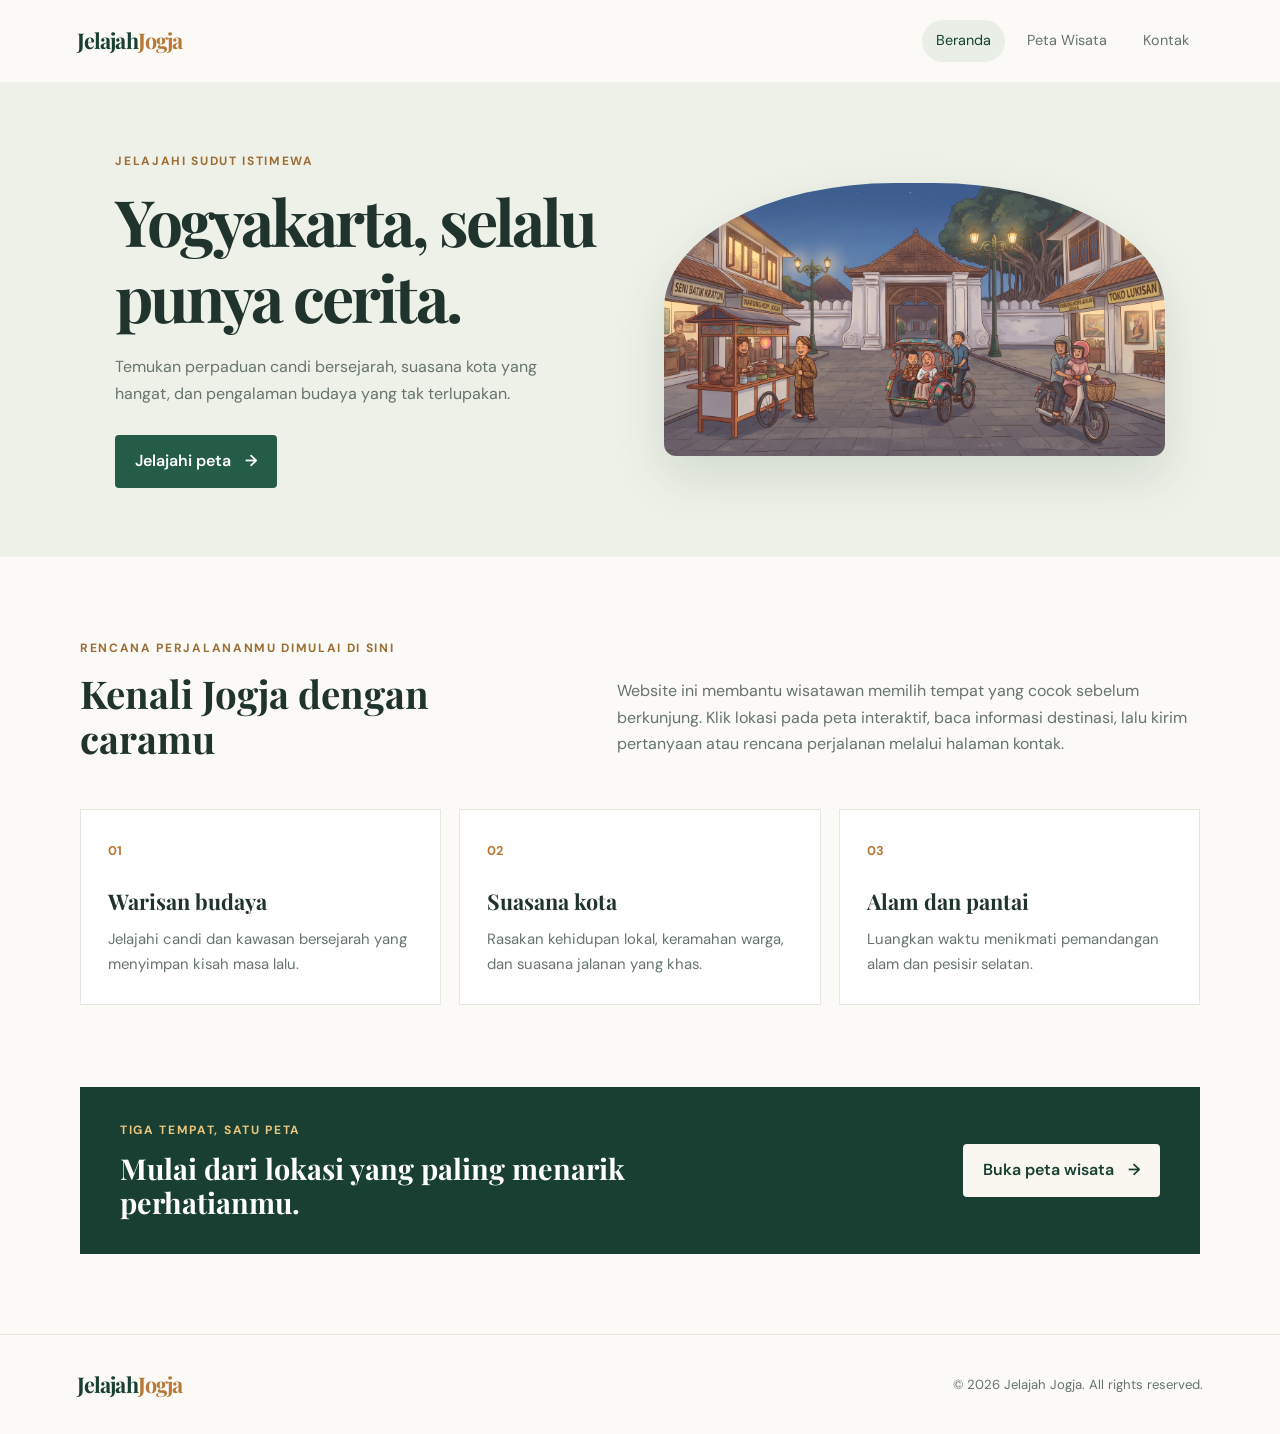
<file: index.html>
<!doctype html>
<html lang="id">
<head>
  <meta charset="utf-8">
  <meta name="viewport" content="width=device-width, initial-scale=1">
  <meta name="description" content="Panduan singkat menjelajahi destinasi wisata pilihan di Yogyakarta.">
  <title>Jelajah Jogja — Beranda</title>
  <link rel="stylesheet" href="css/style.css">
</head>
<body>
  <header class="site-header">
    <a class="brand" href="index.html">Jelajah<span>Jogja</span></a>
    <nav aria-label="Navigasi utama">
      <a class="active" aria-current="page" href="index.html">Beranda</a>
      <a href="peta.html">Peta Wisata</a>
      <a href="kontak.html">Kontak</a>
    </nav>
  </header>

  <main>
    <section class="hero">
      <div class="hero-copy">
        <p class="eyebrow">Jelajahi sudut istimewa</p>
        <h1>Yogyakarta, selalu punya cerita.</h1>
        <p>Temukan perpaduan candi bersejarah, suasana kota yang hangat, dan pengalaman budaya yang tak terlupakan.</p>
        <a class="button" href="peta.html">Jelajahi peta <span aria-hidden="true">→</span></a>
      </div>
      <img class="hero-image" src="images/suasanajogja.jpg" alt="Suasana kota Yogyakarta saat sunset">
    </section>

    <section class="intro section">
      <div>
        <p class="eyebrow">Rencana perjalananmu dimulai di sini</p>
        <h2>Kenali Jogja dengan caramu</h2>
      </div>
      <p>Website ini membantu wisatawan memilih tempat yang cocok sebelum berkunjung. Klik lokasi pada peta interaktif, baca informasi destinasi, lalu kirim pertanyaan atau rencana perjalanan melalui halaman kontak.</p>
    </section>

    <section class="feature-grid" aria-label="Keistimewaan Yogyakarta">
      <article class="feature-card">
        <span class="feature-number">01</span>
        <h3>Warisan budaya</h3>
        <p>Jelajahi candi dan kawasan bersejarah yang menyimpan kisah masa lalu.</p>
      </article>
      <article class="feature-card">
        <span class="feature-number">02</span>
        <h3>Suasana kota</h3>
        <p>Rasakan kehidupan lokal, keramahan warga, dan suasana jalanan yang khas.</p>
      </article>
      <article class="feature-card">
        <span class="feature-number">03</span>
        <h3>Alam dan pantai</h3>
        <p>Luangkan waktu menikmati pemandangan alam dan pesisir selatan.</p>
      </article>
    </section>

    <section class="cta-band">
      <div>
        <p class="eyebrow">Tiga tempat, satu peta</p>
        <h2>Mulai dari lokasi yang paling menarik perhatianmu.</h2>
      </div>
      <a class="button button-light" href="peta.html">Buka peta wisata <span aria-hidden="true">→</span></a>
    </section>
  </main>

  <footer class="site-footer">
    <a class="brand" href="index.html">Jelajah<span>Jogja</span></a>
    <p>&copy; 2026 Jelajah Jogja. All rights reserved.</p>
  </footer>
</body>
</html>
</file>
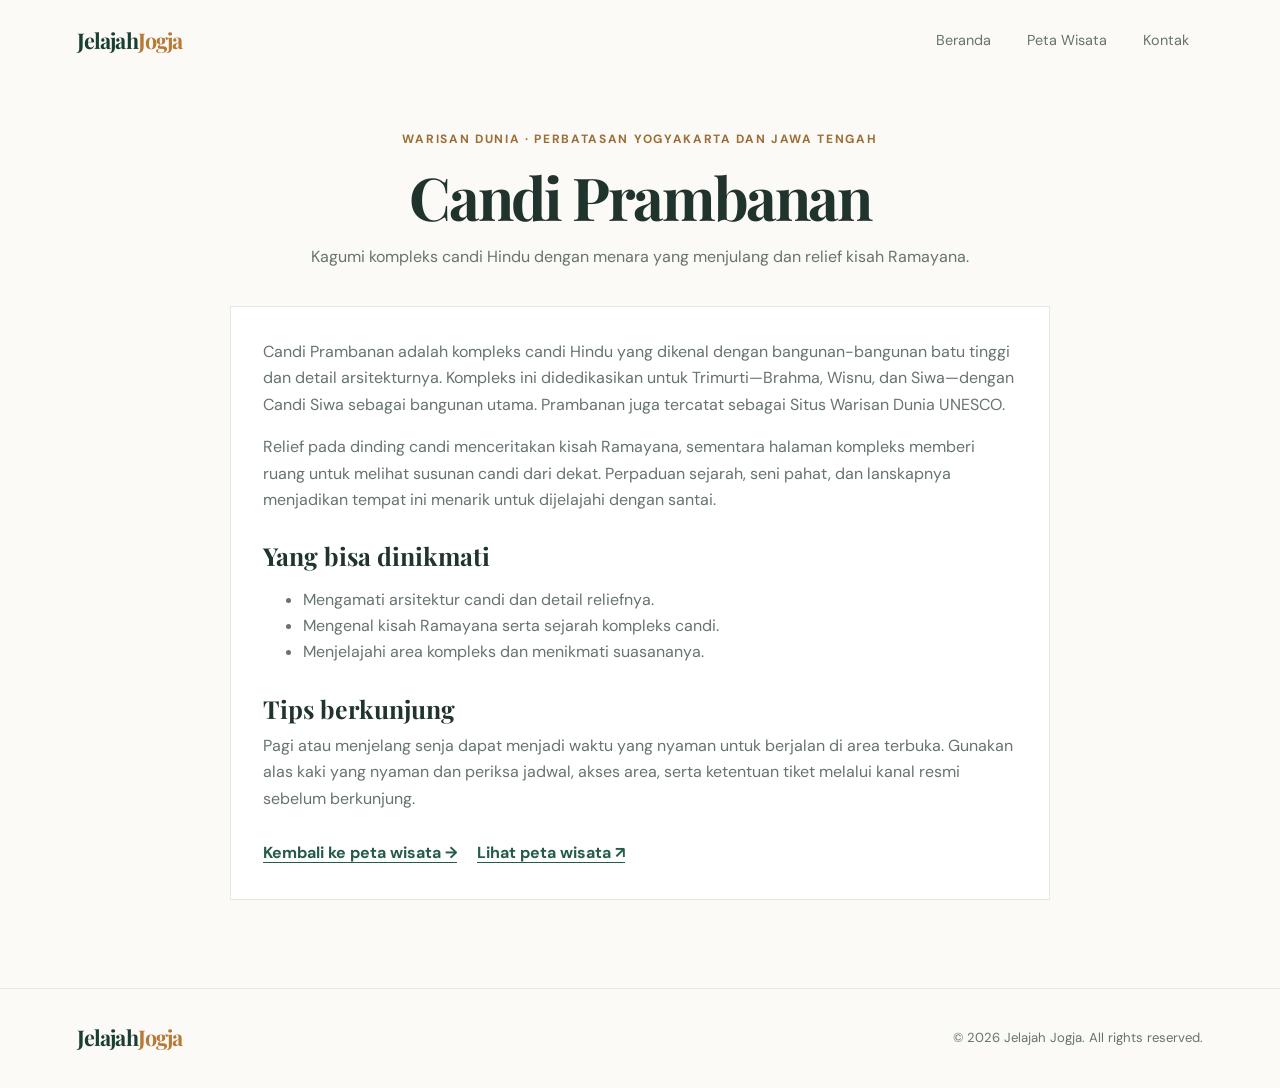
<file: candi-prambanan.html>
<!doctype html>
<html lang="id">
<head>
  <meta charset="utf-8">
  <meta name="viewport" content="width=device-width, initial-scale=1">
  <meta name="description" content="Kenali Candi Prambanan, kompleks candi Hindu dengan arsitektur dan relief yang memukau.">
  <title>Jelajah Jogja — Candi Prambanan</title>
  <link rel="stylesheet" href="css/style.css">
</head>
<body>
  <header class="site-header">
    <a class="brand" href="index.html">Jelajah<span>Jogja</span></a>
    <nav aria-label="Navigasi utama">
      <a href="index.html">Beranda</a>
      <a href="peta.html">Peta Wisata</a>
      <a href="kontak.html">Kontak</a>
    </nav>
  </header>

  <main class="page-main">
    <section class="page-heading">
      <p class="eyebrow">Warisan dunia · Perbatasan Yogyakarta dan Jawa Tengah</p>
      <h1>Candi Prambanan</h1>
      <p>Kagumi kompleks candi Hindu dengan menara yang menjulang dan relief kisah Ramayana.</p>
    </section>

    <article class="destination-detail">
      <p>Candi Prambanan adalah kompleks candi Hindu yang dikenal dengan bangunan-bangunan batu tinggi dan detail arsitekturnya. Kompleks ini didedikasikan untuk Trimurti—Brahma, Wisnu, dan Siwa—dengan Candi Siwa sebagai bangunan utama. Prambanan juga tercatat sebagai Situs Warisan Dunia UNESCO.</p>
      <p>Relief pada dinding candi menceritakan kisah Ramayana, sementara halaman kompleks memberi ruang untuk melihat susunan candi dari dekat. Perpaduan sejarah, seni pahat, dan lanskapnya menjadikan tempat ini menarik untuk dijelajahi dengan santai.</p>

      <h2>Yang bisa dinikmati</h2>
      <ul>
        <li>Mengamati arsitektur candi dan detail reliefnya.</li>
        <li>Mengenal kisah Ramayana serta sejarah kompleks candi.</li>
        <li>Menjelajahi area kompleks dan menikmati suasananya.</li>
      </ul>

      <h2>Tips berkunjung</h2>
      <p>Pagi atau menjelang senja dapat menjadi waktu yang nyaman untuk berjalan di area terbuka. Gunakan alas kaki yang nyaman dan periksa jadwal, akses area, serta ketentuan tiket melalui kanal resmi sebelum berkunjung.</p>

      <p class="detail-actions">
        <a class="text-link" href="peta.html#prambanan">Kembali ke peta wisata <span aria-hidden="true">→</span></a>
        <a class="text-link" href="peta.html">Lihat peta wisata <span aria-hidden="true">↗</span></a>
      </p>
    </article>
  </main>

  <footer class="site-footer">
    <a class="brand" href="index.html">Jelajah<span>Jogja</span></a>
    <p>&copy; 2026 Jelajah Jogja. All rights reserved.</p>
  </footer>
</body>
</html>
</file>
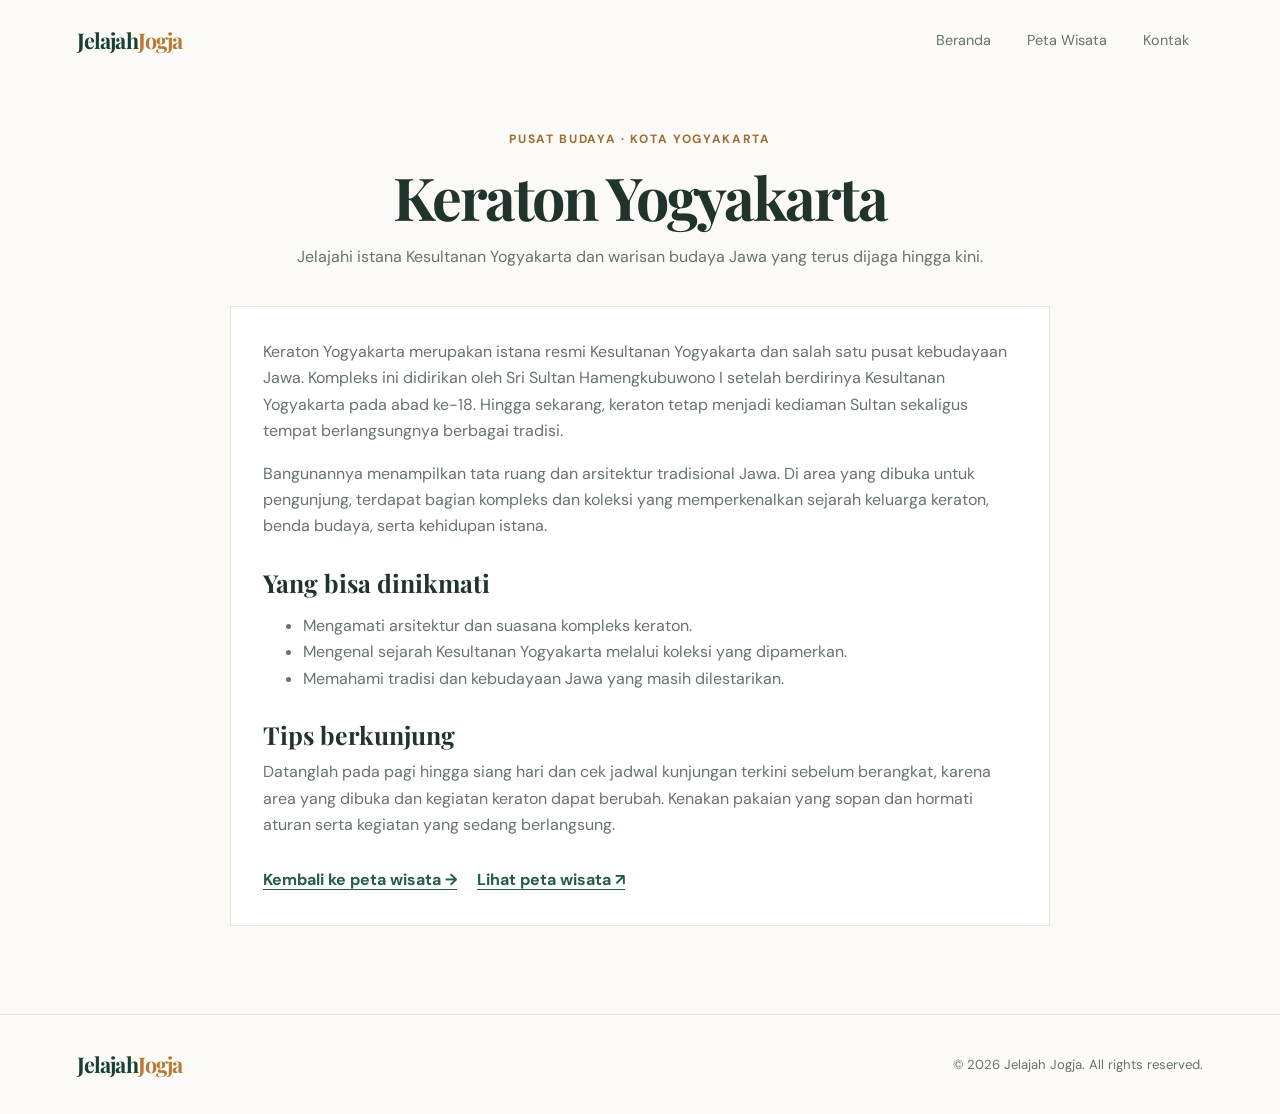
<file: keraton.html>
<!doctype html>
<html lang="id">
<head>
    <meta charset="utf-8">
    <meta name="viewport" content="width=device-width, initial-scale=1">
    <meta name="description" content="Kenali Keraton Yogyakarta, istana Kesultanan sekaligus pusat kebudayaan Jawa.">
    <title>Jelajah Jogja — Keraton Yogyakarta</title>
    <link rel="stylesheet" href="css/style.css">
</head>
<body>
    <header class="site-header">
    <a class="brand" href="index.html">Jelajah<span>Jogja</span></a>
    <nav aria-label="Navigasi utama">
      <a href="index.html">Beranda</a>
      <a href="peta.html">Peta Wisata</a>
      <a href="kontak.html">Kontak</a>
    </nav>
  </header>

  <main class="page-main">
    <section class="page-heading">
      <p class="eyebrow">Pusat budaya · Kota Yogyakarta</p>
      <h1>Keraton Yogyakarta</h1>
      <p>Jelajahi istana Kesultanan Yogyakarta dan warisan budaya Jawa yang terus dijaga hingga kini.</p>
    </section>

    <article class="destination-detail">
      <p>Keraton Yogyakarta merupakan istana resmi Kesultanan Yogyakarta dan salah satu pusat kebudayaan Jawa. Kompleks ini didirikan oleh Sri Sultan Hamengkubuwono I setelah berdirinya Kesultanan Yogyakarta pada abad ke-18. Hingga sekarang, keraton tetap menjadi kediaman Sultan sekaligus tempat berlangsungnya berbagai tradisi.</p>
      <p>Bangunannya menampilkan tata ruang dan arsitektur tradisional Jawa. Di area yang dibuka untuk pengunjung, terdapat bagian kompleks dan koleksi yang memperkenalkan sejarah keluarga keraton, benda budaya, serta kehidupan istana.</p>

      <h2>Yang bisa dinikmati</h2>
      <ul>
        <li>Mengamati arsitektur dan suasana kompleks keraton.</li>
        <li>Mengenal sejarah Kesultanan Yogyakarta melalui koleksi yang dipamerkan.</li>
        <li>Memahami tradisi dan kebudayaan Jawa yang masih dilestarikan.</li>
      </ul>

      <h2>Tips berkunjung</h2>
      <p>Datanglah pada pagi hingga siang hari dan cek jadwal kunjungan terkini sebelum berangkat, karena area yang dibuka dan kegiatan keraton dapat berubah. Kenakan pakaian yang sopan dan hormati aturan serta kegiatan yang sedang berlangsung.</p>

      <p class="detail-actions">
        <a class="text-link" href="peta.html#keraton">Kembali ke peta wisata <span aria-hidden="true">→</span></a>
        <a class="text-link" href="peta.html">Lihat peta wisata <span aria-hidden="true">↗</span></a>
      </p>
    </article>
  </main>

  <footer class="site-footer">
    <a class="brand" href="index.html">Jelajah<span>Jogja</span></a>
    <p>&copy; 2026 Jelajah Jogja. All rights reserved.</p>
  </footer>
</body>
</html>
</file>
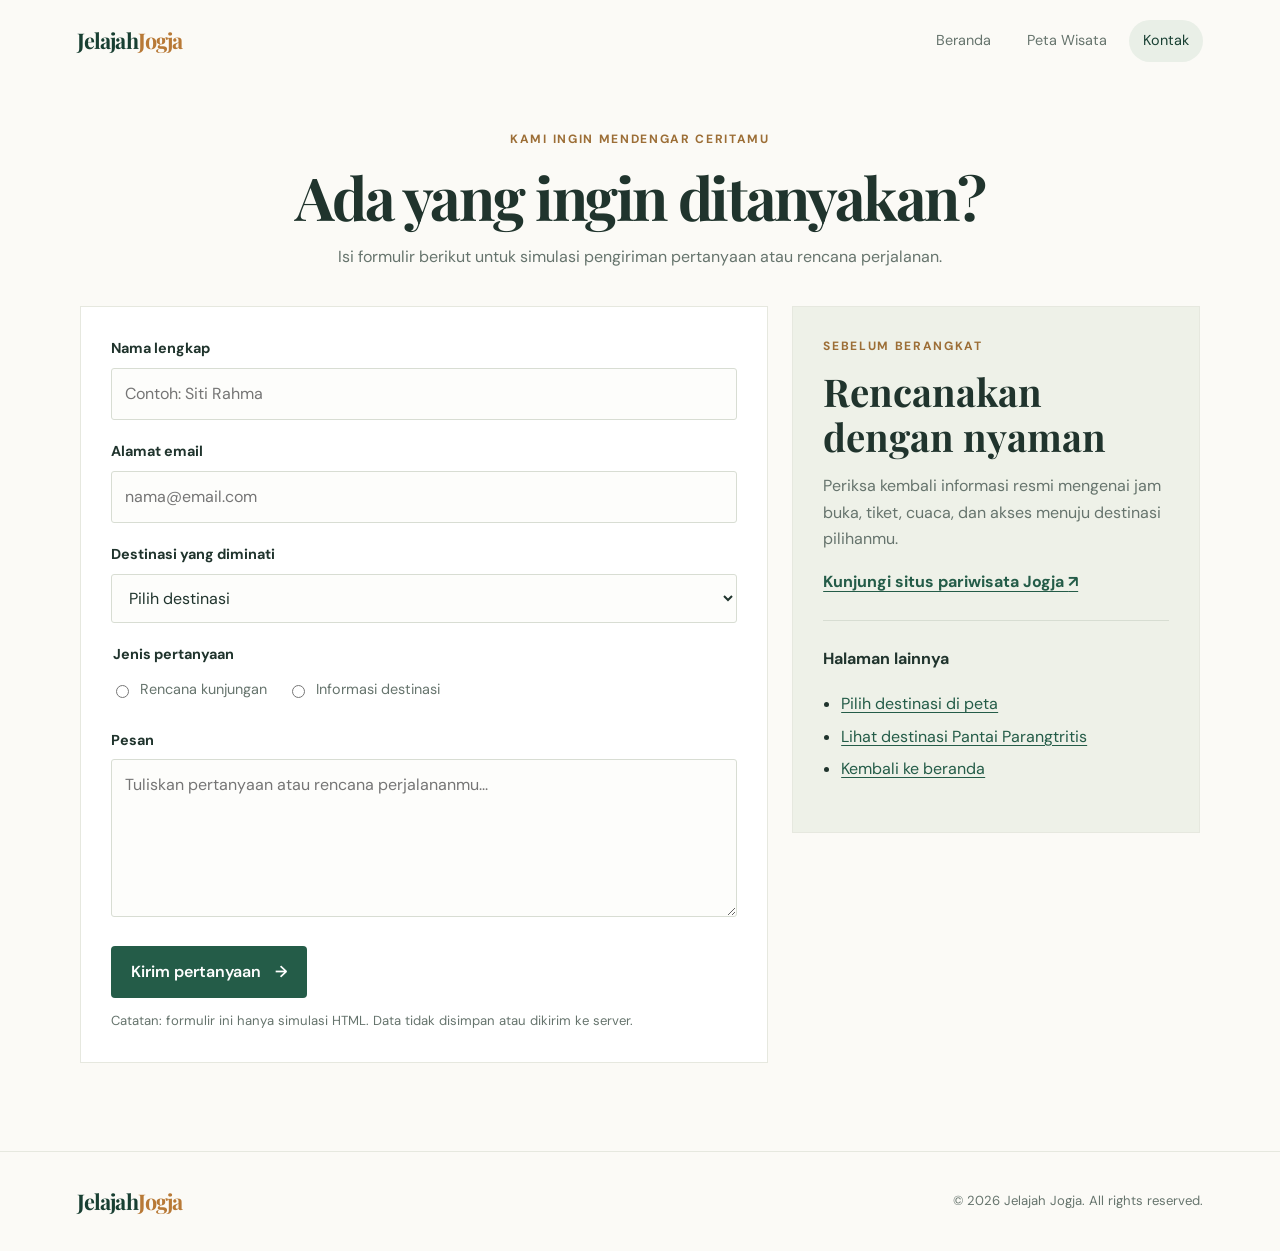
<file: kontak.html>
<!doctype html>
<html lang="id">
<head>
  <meta charset="utf-8">
  <meta name="viewport" content="width=device-width, initial-scale=1">
  <meta name="description" content="Kirim pertanyaan dan rencana perjalanan melalui formulir Jelajah Jogja.">
  <title>Jelajah Jogja — Kontak</title>
  <link rel="stylesheet" href="css/style.css">
</head>
<body>
  <header class="site-header">
    <a class="brand" href="index.html">Jelajah<span>Jogja</span></a>
    <nav aria-label="Navigasi utama">
      <a href="index.html">Beranda</a>
      <a href="peta.html">Peta Wisata</a>
      <a class="active" aria-current="page" href="kontak.html">Kontak</a>
    </nav>
  </header>

  <main class="page-main">
    <section class="page-heading">
      <p class="eyebrow">Kami ingin mendengar ceritamu</p>
      <h1>Ada yang ingin ditanyakan?</h1>
      <p>Isi formulir berikut untuk simulasi pengiriman pertanyaan atau rencana perjalanan.</p>
    </section>

    <section class="contact-layout">
      <form class="contact-form" action="#" method="get">
        <div class="form-row">
          <label for="nama">Nama lengkap</label>
          <input id="nama" name="nama" type="text" autocomplete="name" placeholder="Contoh: Siti Rahma" required>
        </div>
        <div class="form-row">
          <label for="email">Alamat email</label>
          <input id="email" name="email" type="email" autocomplete="email" placeholder="nama@email.com" required>
        </div>
        <div class="form-row">
          <label for="destinasi">Destinasi yang diminati</label>
          <select id="destinasi" name="destinasi" required>
            <option value="">Pilih destinasi</option>
            <option value="parangtritis">Pantai Parangtritis</option>
            <option value="keraton">Keraton Yogyakarta</option>
            <option value="prambanan">Candi Prambanan</option>
          </select>
        </div>
        <fieldset class="form-row">
          <legend>Jenis pertanyaan</legend>
          <label class="choice"><input type="radio" name="jenis" value="kunjungan" required> Rencana kunjungan</label>
          <label class="choice"><input type="radio" name="jenis" value="informasi"> Informasi destinasi</label>
        </fieldset>
        <div class="form-row">
          <label for="pesan">Pesan</label>
          <textarea id="pesan" name="pesan" rows="5" placeholder="Tuliskan pertanyaan atau rencana perjalananmu..." required></textarea>
        </div>
        <button class="button" type="submit">Kirim pertanyaan <span aria-hidden="true">→</span></button>
        <p class="form-note">Catatan: formulir ini hanya simulasi HTML. Data tidak disimpan atau dikirim ke server.</p>
      </form>

      <aside class="contact-aside">
        <p class="eyebrow">Sebelum berangkat</p>
        <h2>Rencanakan dengan nyaman</h2>
        <p>Periksa kembali informasi resmi mengenai jam buka, tiket, cuaca, dan akses menuju destinasi pilihanmu.</p>
        <a class="text-link" href="https://visitingjogja.jogjaprov.go.id/" target="_blank" rel="noopener noreferrer">Kunjungi situs pariwisata Jogja <span aria-hidden="true">↗</span></a>
        <div class="aside-divider"></div>
        <h3>Halaman lainnya</h3>
        <ul class="page-links">
          <li><a href="peta.html">Pilih destinasi di peta</a></li>
          <li><a href="peta.html#parangtritis">Lihat destinasi Pantai Parangtritis</a></li>
          <li><a href="index.html">Kembali ke beranda</a></li>
        </ul>
      </aside>
    </section>
  </main>

  <footer class="site-footer">
    <a class="brand" href="index.html">Jelajah<span>Jogja</span></a>
    <p>&copy; 2026 Jelajah Jogja. All rights reserved.</p>
  </footer>
</body>
</html>
</file>
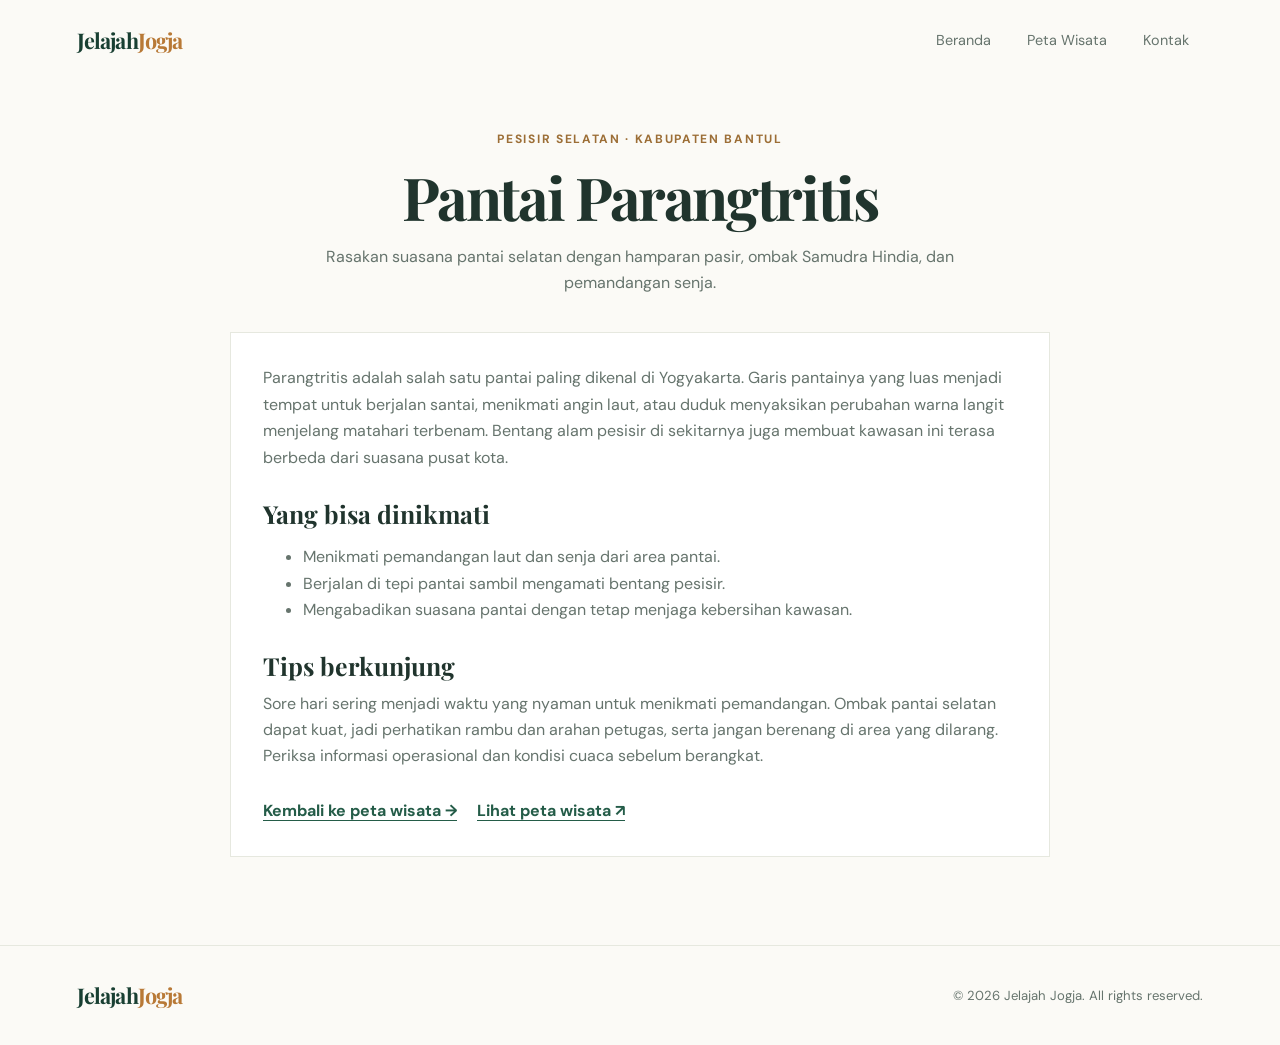
<file: parangtritis.html>
<!doctype html>
<html lang="id">
<head>
  <meta charset="utf-8">
  <meta name="viewport" content="width=device-width, initial-scale=1">
  <meta name="description" content="Kenali Pantai Parangtritis, pantai di pesisir selatan Kabupaten Bantul.">
  <title>Jelajah Jogja — Pantai Parangtritis</title>
  <link rel="stylesheet" href="css/style.css">
</head>
<body>
  <header class="site-header">
    <a class="brand" href="index.html">Jelajah<span>Jogja</span></a>
    <nav aria-label="Navigasi utama">
      <a href="index.html">Beranda</a>
      <a href="peta.html">Peta Wisata</a>
      <a href="kontak.html">Kontak</a>
    </nav>
  </header>

  <main class="page-main">
    <section class="page-heading">
      <p class="eyebrow">Pesisir selatan · Kabupaten Bantul</p>
      <h1>Pantai Parangtritis</h1>
      <p>Rasakan suasana pantai selatan dengan hamparan pasir, ombak Samudra Hindia, dan pemandangan senja.</p>
    </section>

    <article class="destination-detail">
      <p>Parangtritis adalah salah satu pantai paling dikenal di Yogyakarta. Garis pantainya yang luas menjadi tempat untuk berjalan santai, menikmati angin laut, atau duduk menyaksikan perubahan warna langit menjelang matahari terbenam. Bentang alam pesisir di sekitarnya juga membuat kawasan ini terasa berbeda dari suasana pusat kota.</p>

      <h2>Yang bisa dinikmati</h2>
      <ul>
        <li>Menikmati pemandangan laut dan senja dari area pantai.</li>
        <li>Berjalan di tepi pantai sambil mengamati bentang pesisir.</li>
        <li>Mengabadikan suasana pantai dengan tetap menjaga kebersihan kawasan.</li>
      </ul>

      <h2>Tips berkunjung</h2>
      <p>Sore hari sering menjadi waktu yang nyaman untuk menikmati pemandangan. Ombak pantai selatan dapat kuat, jadi perhatikan rambu dan arahan petugas, serta jangan berenang di area yang dilarang. Periksa informasi operasional dan kondisi cuaca sebelum berangkat.</p>

      <p class="detail-actions">
        <a class="text-link" href="peta.html#parangtritis">Kembali ke peta wisata <span aria-hidden="true">→</span></a>
        <a class="text-link" href="peta.html">Lihat peta wisata <span aria-hidden="true">↗</span></a>
      </p>
    </article>
  </main>

  <footer class="site-footer">
    <a class="brand" href="index.html">Jelajah<span>Jogja</span></a>
    <p>&copy; 2026 Jelajah Jogja. All rights reserved.</p>
  </footer>
</body>
</html>
</file>
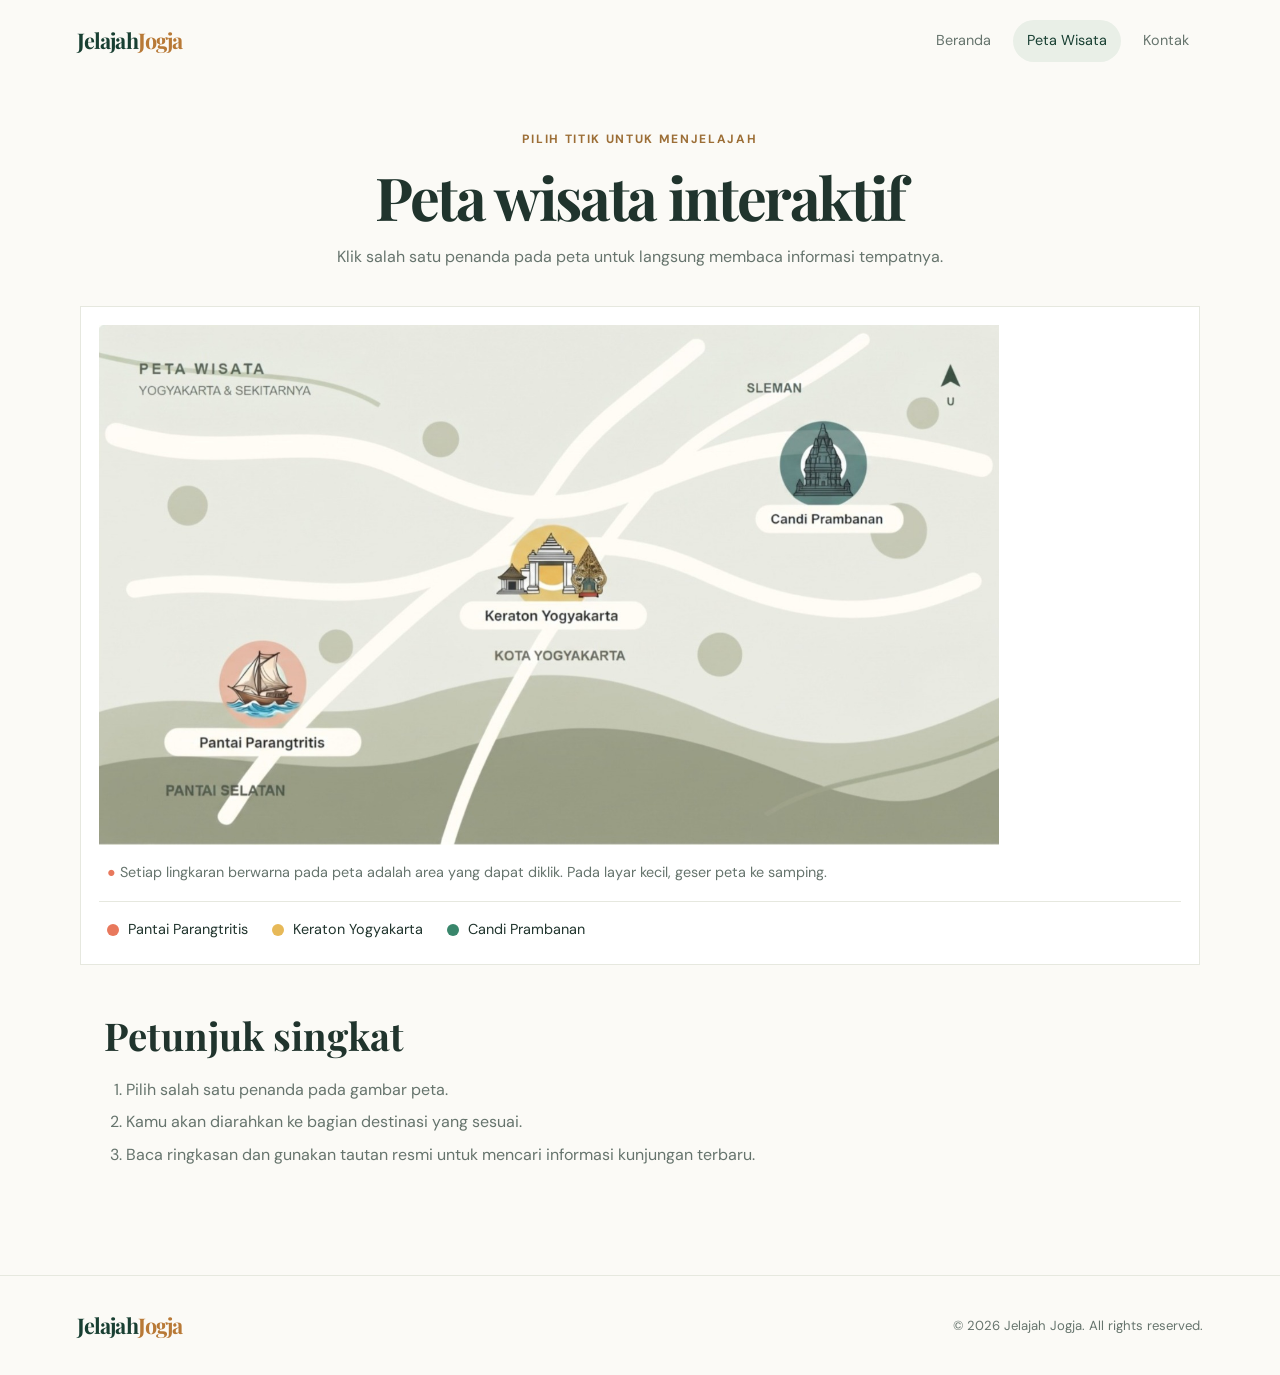
<file: peta.html>
<!doctype html>
<html lang="id">
<head>
  <meta charset="utf-8">
  <meta name="viewport" content="width=device-width, initial-scale=1">
  <meta name="description" content="Peta interaktif untuk memilih destinasi wisata di Yogyakarta.">
  <title>Jelajah Jogja — Peta Wisata</title>
  <link rel="stylesheet" href="css/style.css">
</head>
<body>
  <header class="site-header">
    <a class="brand" href="index.html">Jelajah<span>Jogja</span></a>
    <nav aria-label="Navigasi utama">
      <a href="index.html">Beranda</a>
      <a class="active" aria-current="page" href="peta.html">Peta Wisata</a>
      <a href="kontak.html">Kontak</a>
    </nav>
  </header>

  <main class="page-main">
    <section class="page-heading">
      <p class="eyebrow">Pilih titik untuk menjelajah</p>
      <h1>Peta wisata interaktif</h1>
      <p>Klik salah satu penanda pada peta untuk langsung membaca informasi tempatnya.</p>
    </section>

    <section class="map-panel" aria-label="Peta wisata Yogyakarta">
      <div class="map-scroll">
        <img class="map-image" src="images/map.jpeg" width="900" height="520" usemap="#peta-jogja" alt="Peta wisata Yogyakarta dengan penanda Pantai Parangtritis, Keraton Yogyakarta, dan Candi Prambanan">
        <map name="peta-jogja">
          <area shape="circle" coords="166,360,48" href="parangtritis.html" alt="Pantai Parangtritis" title="Lihat informasi Pantai Parangtritis">
          <area shape="circle" coords="452,245,48" href="keraton.html" alt="Keraton Yogyakarta" title="Lihat informasi Keraton Yogyakarta">
          <area shape="circle" coords="718,142,48" href="candi-prambanan.html" alt="Candi Prambanan" title="Lihat informasi Candi Prambanan">
        </map>
      </div>
      <p class="map-hint"><span aria-hidden="true">●</span> Setiap lingkaran berwarna pada peta adalah area yang dapat diklik. Pada layar kecil, geser peta ke samping.</p>
      <div class="map-legend">
        <a href="parangtritis.html"><span class="legend-dot coral"></span>Pantai Parangtritis</a>
        <a href="keraton.html"><span class="legend-dot gold"></span>Keraton Yogyakarta</a>
        <a href="candi-prambanan.html"><span class="legend-dot green"></span>Candi Prambanan</a>
      </div>
    </section>

    <section class="section map-note">
      <h2>Petunjuk singkat</h2>
      <ol>
        <li>Pilih salah satu penanda pada gambar peta.</li>
        <li>Kamu akan diarahkan ke bagian destinasi yang sesuai.</li>
        <li>Baca ringkasan dan gunakan tautan resmi untuk mencari informasi kunjungan terbaru.</li>
      </ol>
    </section>
  </main>

  <footer class="site-footer">
    <a class="brand" href="index.html">Jelajah<span>Jogja</span></a>
    <p>&copy; 2026 Jelajah Jogja. All rights reserved.</p>
  </footer>
</body>
</html>
</file>
<file: css/style.css>
﻿@import url('https://fonts.googleapis.com/css2?family=DM+Sans:wght@400;500;600;700&family=Playfair+Display:wght@600;700&display=swap');

:root {
  color-scheme: light;
  --ink: #20342d;
  --muted: #66746d;
  --paper: #fbfaf6;
  --white: #fff;
  --green: #245c48;
  --green-dark: #183f32;
  --line: #e6e8df;
  --gold: #e7b958;
  --coral: #e8785c;
}

* { box-sizing: border-box; }
html { scroll-behavior: smooth; }
body {
  margin: 0;
  background: var(--paper);
  color: var(--ink);
  font-family: "DM Sans", Arial, sans-serif;
  line-height: 1.65;
}
a { color: inherit; }
img { display: block; max-width: 100%; }

.site-header,
.site-footer {
  min-height: 82px;
  padding: 0 max(6vw, 24px);
  display: flex;
  align-items: center;
  justify-content: space-between;
  gap: 24px;
}
.site-header { background: var(--paper); }
.site-footer {
  min-height: 100px;
  padding-top: 24px;
  padding-bottom: 24px;
  border-top: 1px solid var(--line);
}
.site-footer p {
  margin: 0;
  color: var(--muted);
  font-size: .82rem;
}

.brand {
  color: var(--green-dark);
  font-family: "Playfair Display", Georgia, serif;
  font-size: 1.35rem;
  font-weight: 700;
  letter-spacing: -.04em;
  text-decoration: none;
  white-space: nowrap;
}
.brand span { color: #b87936; }

nav {
  display: flex;
  flex-wrap: wrap;
  gap: 8px;
}
nav a {
  padding: 9px 14px;
  color: var(--muted);
  font-size: .9rem;
  text-decoration: none;
  border-radius: 999px;
}
nav a:hover,
nav a.active {
  color: var(--green-dark);
  background: #e9efe7;
}

.hero {
  min-height: 475px;
  padding: 56px max(9vw, 28px);
  display: grid;
  grid-template-columns: 1fr 1fr;
  align-items: center;
  gap: 48px;
  background: #eef1e8;
}
.hero-copy { max-width: 520px; }
.eyebrow {
  margin: 0 0 12px;
  color: #9c6e36;
  font-size: .75rem;
  font-weight: 700;
  letter-spacing: .14em;
  text-transform: uppercase;
}

h1, h2, h3, p { margin-top: 0; }
h1, h2 {
  font-family: "Playfair Display", Georgia, serif;
  line-height: 1.18;
}
.hero h1 {
  max-width: 530px;
  margin-bottom: 20px;
  font-size: clamp(2.7rem, 5vw, 4.5rem);
  letter-spacing: -.045em;
}
.hero-copy > p:not(.eyebrow) {
  max-width: 470px;
  margin-bottom: 28px;
  color: var(--muted);
}
.hero-image {
  width: 100%;
  max-height: 330px;
  object-fit: cover;
  border-radius: 46% 46% 12px 12px;
  box-shadow: 0 20px 50px #234d3924;
}

.button {
  display: inline-flex;
  align-items: center;
  gap: 14px;
  padding: 13px 20px;
  border: 0;
  border-radius: 4px;
  background: var(--green);
  color: var(--white);
  font: inherit;
  font-weight: 600;
  text-decoration: none;
  cursor: pointer;
}
.button:hover { background: var(--green-dark); }
.button-light {
  background: #f9f7ef;
  color: var(--green-dark);
}
.button-light:hover { background: var(--white); }

.section,
.feature-grid,
.cta-band,
.page-main {
  width: min(1120px, calc(100% - 48px));
  margin-left: auto;
  margin-right: auto;
}

.intro {
  padding-top: 82px;
  padding-bottom: 28px;
  display: grid;
  grid-template-columns: .9fr 1.1fr;
  gap: 60px;
  align-items: end;
}
.intro h2,
.map-note h2,
.table-section h2,
.contact-aside h2 {
  margin-bottom: 0;
  font-size: clamp(1.8rem, 3vw, 2.5rem);
}
.intro > p { margin-bottom: 4px; color: var(--muted); }

.feature-grid {
  padding: 20px 0 82px;
  display: grid;
  grid-template-columns: repeat(3, 1fr);
  gap: 18px;
}
.feature-card {
  padding: 27px;
  background: var(--white);
  border: 1px solid var(--line);
}
.feature-number {
  color: #b87936;
  font-size: .8rem;
  font-weight: 700;
}
.feature-card h3 {
  margin: 20px 0 8px;
  font-family: "Playfair Display", Georgia, serif;
  font-size: 1.35rem;
}
.feature-card p {
  margin-bottom: 0;
  color: var(--muted);
  font-size: .93rem;
}

.cta-band {
  margin-bottom: 80px;
  padding: 34px 40px;
  display: flex;
  align-items: center;
  justify-content: space-between;
  gap: 24px;
  background: var(--green-dark);
  color: var(--white);
}
.cta-band .eyebrow { color: #eac57c; }
.cta-band h2 {
  max-width: 600px;
  margin-bottom: 0;
  font-size: 1.8rem;
}

.page-main {
  padding-top: 48px;
  padding-bottom: 88px;
}
.page-heading {
  max-width: 720px;
  margin: 0 auto 36px;
  text-align: center;
}
.page-heading h1 {
  margin-bottom: 12px;
  font-size: clamp(2.4rem, 5vw, 3.7rem);
  letter-spacing: -.04em;
}
.page-heading > p:last-child {
  margin-bottom: 0;
  color: var(--muted);
}

.map-panel {
  padding: 18px;
  background: var(--white);
  border: 1px solid var(--line);
}
.map-scroll { overflow-x: auto; }
.map-image {
  display: block;
  width: 900px;
  height: 520px;
  max-width: none;
}
.map-hint {
  margin: 16px 8px;
  color: var(--muted);
  font-size: .9rem;
}
.map-hint span { color: var(--coral); }
.map-legend {
  padding: 16px 8px 4px;
  display: flex;
  flex-wrap: wrap;
  gap: 12px 24px;
  border-top: 1px solid var(--line);
}
.map-legend a {
  display: inline-flex;
  align-items: center;
  gap: 9px;
  font-size: .9rem;
  text-decoration: none;
}
.map-legend a:hover,
.text-link:hover,
.page-links a:hover { color: #a36126; }
.legend-dot {
  width: 12px;
  height: 12px;
  border-radius: 50%;
}
.coral { background: var(--coral); }
.gold { background: var(--gold); }
.green { background: #39866b; }

.map-note { padding-top: 48px; }
.map-note ol {
  padding-left: 22px;
  color: var(--muted);
}
.map-note li { padding: 3px 0; }
.text-link {
  color: var(--green);
  font-weight: 700;
  text-decoration-thickness: 1px;
  text-underline-offset: 4px;
}

.destination-list { display: grid; gap: 18px; }
.destination-card {
  display: grid;
  grid-template-columns: 300px 1fr;
  min-height: 260px;
  scroll-margin-top: 24px;
  background: var(--white);
  border: 1px solid var(--line);
}
.destination-card > img {
  width: 100%;
  height: 100%;
  min-height: 260px;
  object-fit: cover;
}
.destination-copy { padding: 26px 32px; }
.destination-copy h2 {
  margin-bottom: 10px;
  font-size: 1.8rem;
}
.destination-copy > p:not(.eyebrow),
.destination-copy ul {
  color: var(--muted);
  font-size: .92rem;
}
.destination-copy ul { padding-left: 20px; }

.destination-detail {
  max-width: 820px;
  margin: 0 auto;
  padding: 32px;
  background: var(--white);
  border: 1px solid var(--line);
}
.destination-detail h2 {
  margin: 28px 0 10px;
  font-size: 1.55rem;
}
.destination-detail p,
.destination-detail ul { color: var(--muted); }
.destination-detail .detail-actions {
  margin: 28px 0 0;
  display: flex;
  flex-wrap: wrap;
  gap: 20px;
}

.table-section { padding-top: 70px; }
.table-section h2 { margin-bottom: 22px; }
.table-wrap { overflow-x: auto; }
.table-note,
.form-note {
  margin: 12px 0 0;
  color: var(--muted);
  font-size: .82rem;
}

table {
  width: 100%;
  border-collapse: collapse;
  background: var(--white);
  text-align: left;
}
th,
td {
  padding: 14px 16px;
  border: 1px solid var(--line);
}
th {
  background: #e9efe7;
  color: var(--green-dark);
  font-size: .88rem;
}
td {
  color: var(--muted);
  font-size: .9rem;
}

.contact-layout {
  display: grid;
  grid-template-columns: 1.35fr .8fr;
  gap: 24px;
  align-items: start;
}
.contact-form,
.contact-aside {
  padding: 30px;
  background: var(--white);
  border: 1px solid var(--line);
}
.form-row {
  margin: 0 0 20px;
  padding: 0;
  border: 0;
}
.form-row > label,
.form-row legend {
  display: block;
  margin-bottom: 7px;
  color: var(--ink);
  font-size: .9rem;
  font-weight: 700;
}
.form-row input:not([type="radio"]),
.form-row select,
.form-row textarea {
  width: 100%;
  padding: 12px 13px;
  border: 1px solid #d8ddd3;
  border-radius: 3px;
  background: #fdfdfb;
  color: var(--ink);
  font: inherit;
}
.form-row textarea { resize: vertical; }
.form-row input:focus,
.form-row select:focus,
.form-row textarea:focus {
  outline: 2px solid #98b7a5;
  outline-offset: 1px;
}
.choice {
  display: inline-flex !important;
  align-items: center;
  gap: 8px;
  margin: 4px 16px 0 0;
  color: var(--muted) !important;
  font-weight: 400 !important;
}

.contact-aside {
  background: #eef1e8;
}
.contact-aside h2 { margin-bottom: 14px; }
.contact-aside > p:not(.eyebrow) { color: var(--muted); }
.aside-divider {
  height: 1px;
  margin: 25px 0;
  background: #d7ddd2;
}
.contact-aside h3 {
  margin-bottom: 8px;
  font-size: 1rem;
}
.page-links { padding-left: 18px; }
.page-links li { padding: 3px 0; }
.page-links a {
  color: var(--green);
  text-underline-offset: 3px;
}

@media (max-width: 760px) {
  .site-header {
    padding-top: 14px;
    padding-bottom: 14px;
    align-items: flex-start;
    flex-direction: column;
    gap: 8px;
  }
  nav { gap: 2px; }
  nav a {
    padding: 7px 10px;
    font-size: .83rem;
  }

  .hero {
    padding: 48px 24px;
    grid-template-columns: 1fr;
    gap: 30px;
  }
  .hero-image { max-height: 260px; }

  .intro {
    padding-top: 56px;
    grid-template-columns: 1fr;
    gap: 16px;
  }
  .feature-grid {
    padding-bottom: 56px;
    grid-template-columns: 1fr;
  }
  .cta-band {
    margin-bottom: 56px;
    padding: 28px;
    align-items: flex-start;
    flex-direction: column;
  }

  .destination-card { grid-template-columns: 1fr; }
  .destination-card > img {
    height: 210px;
    min-height: 0;
  }
  .destination-copy { padding: 22px; }
  .destination-detail { padding: 22px; }
  .contact-layout { grid-template-columns: 1fr; }
  .contact-form,
  .contact-aside { padding: 22px; }
  .site-footer {
    align-items: flex-start;
    flex-direction: column;
  }
}
</file>
